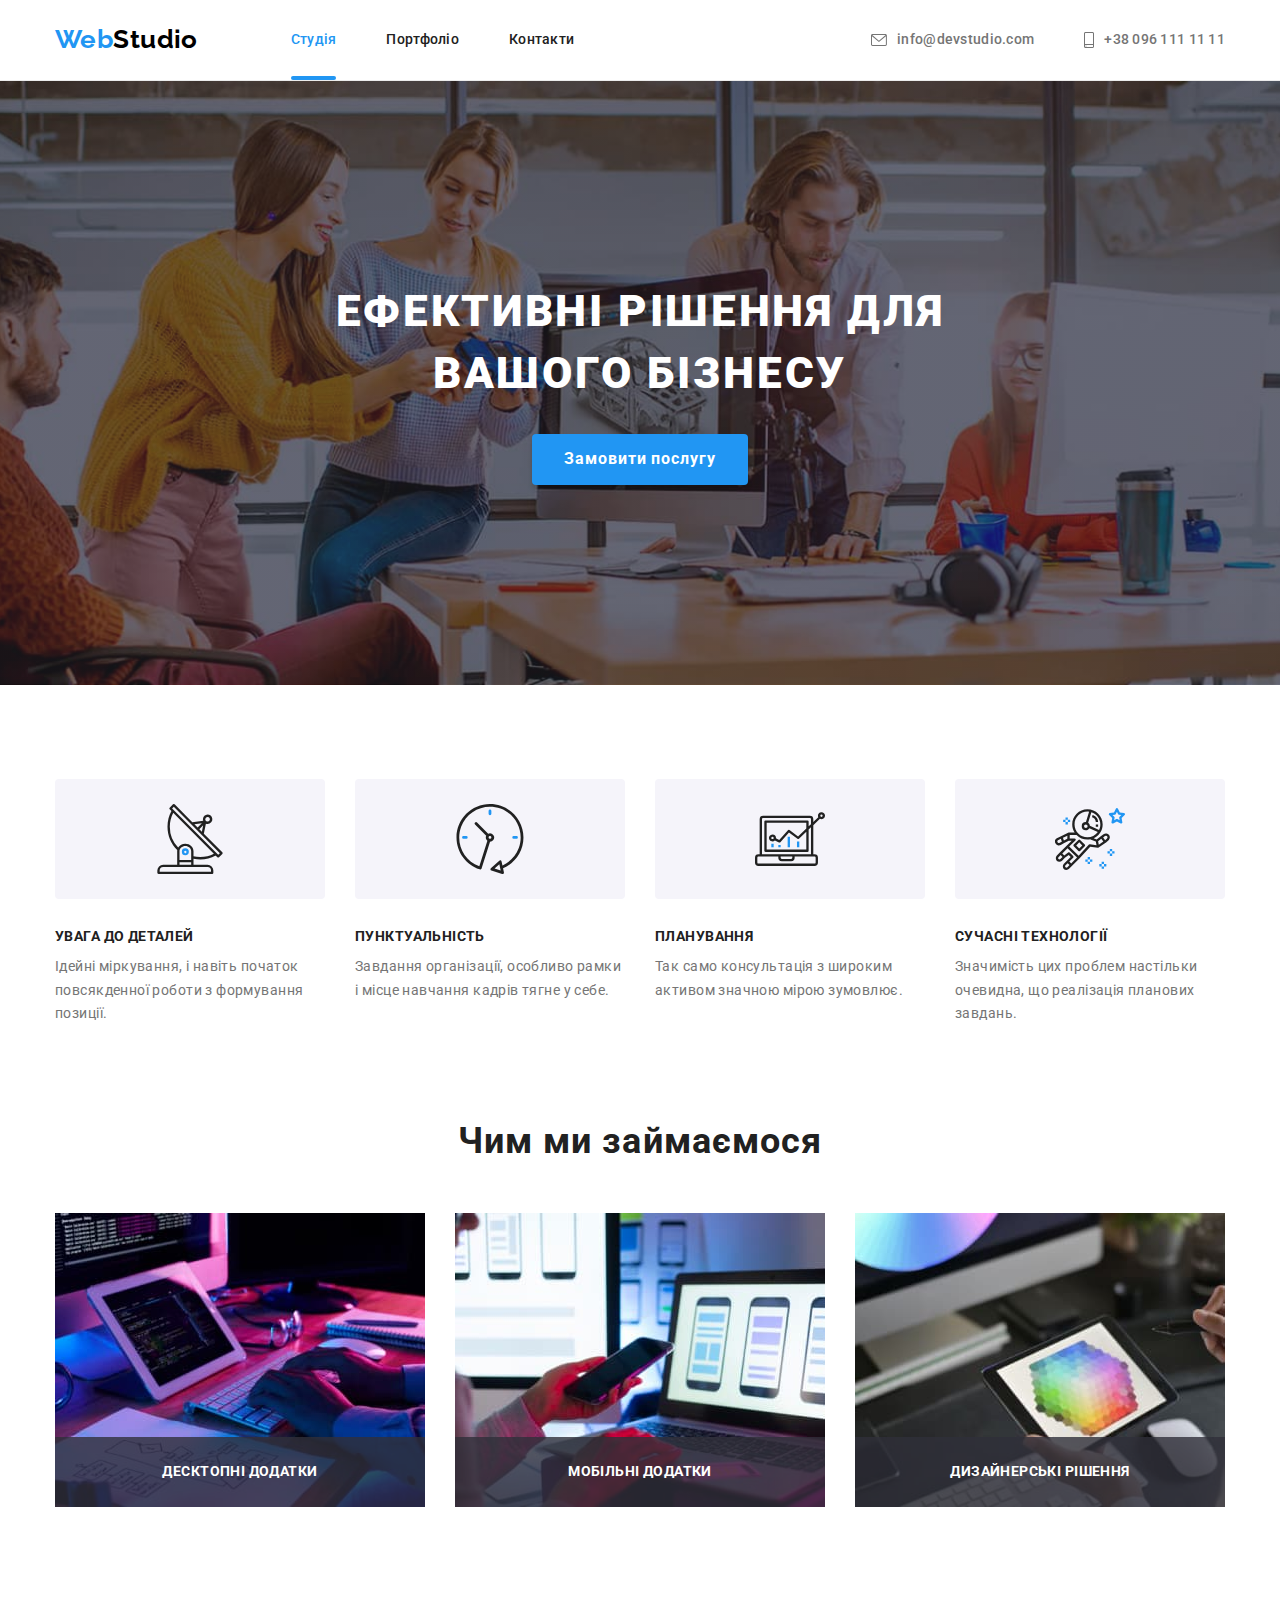
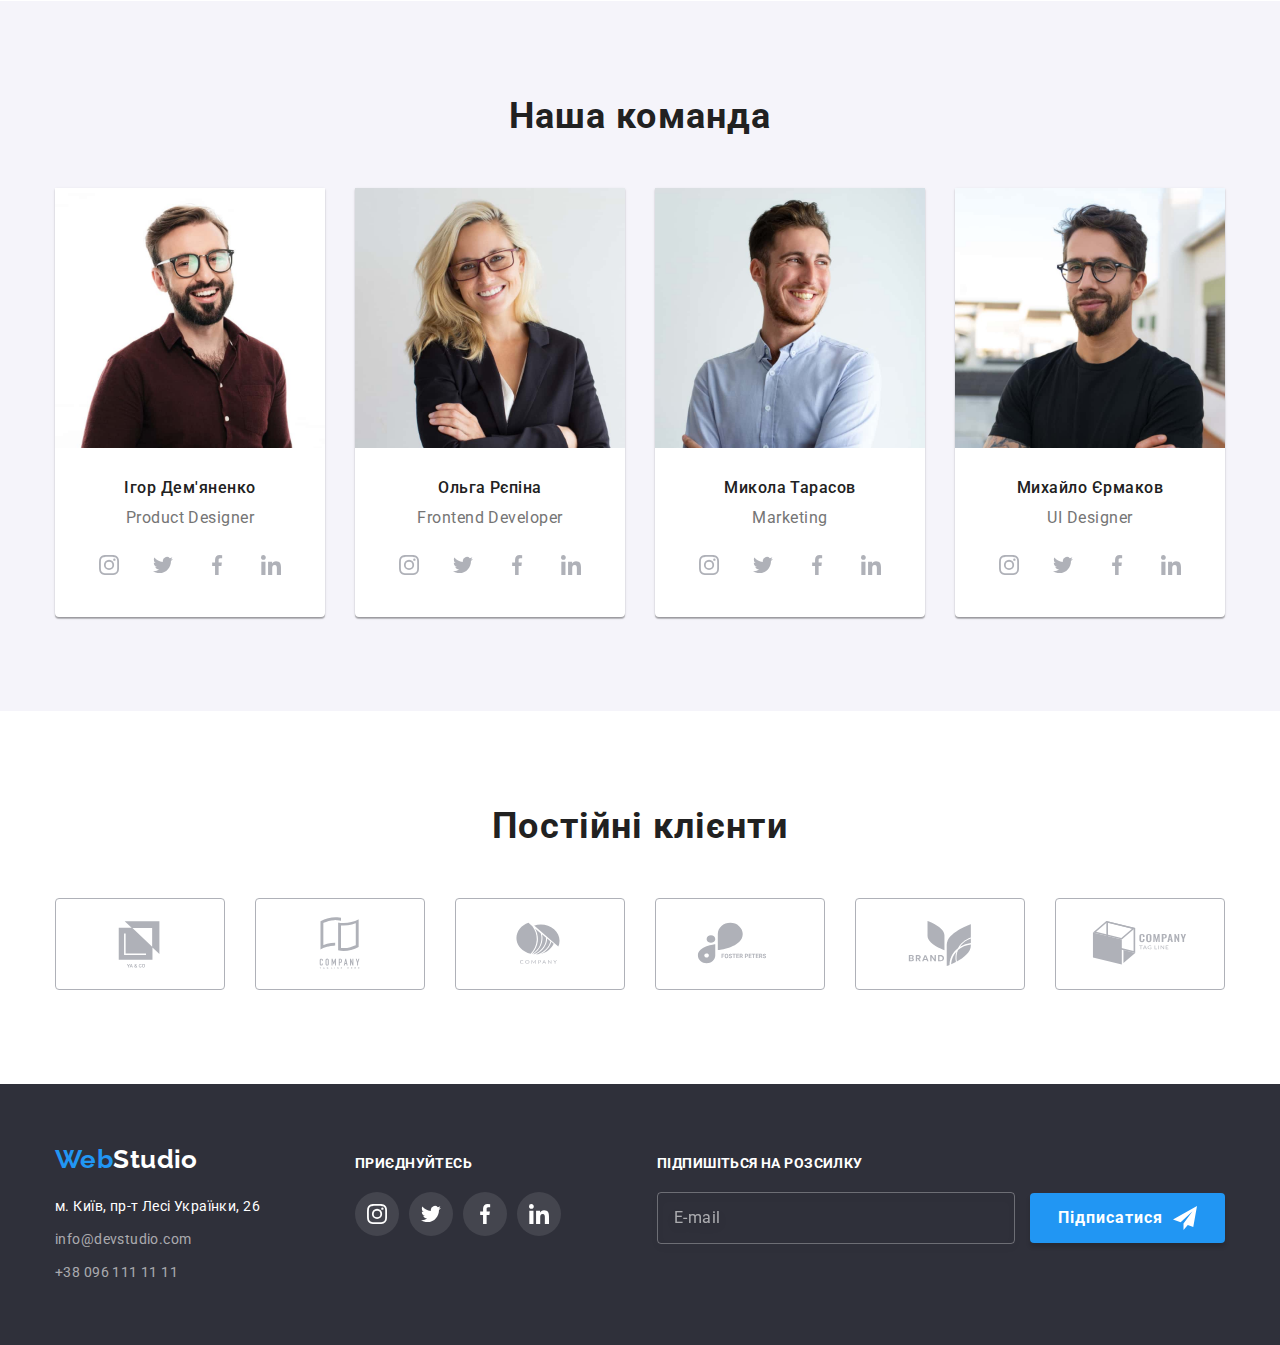
<file: index.html>
<!DOCTYPE html>
<html lang="uk">
  <head>
    <meta charset="UTF-8" />
    <meta http-equiv="X-UA-Compatible" content="IE=edge" />
    <meta name="viewport" content="width=device-width, initial-scale=1.0" />
    <title>Студія</title>
    <link rel="preconnect" href="https://fonts.googleapis.com" />
    <link rel="preconnect" href="https://fonts.gstatic.com" crossorigin />
    <link
      href="https://fonts.googleapis.com/css2?family=Raleway:wght@700&family=Roboto:wght@400;500;700;900&display=swap"
      rel="stylesheet"
    />
    <link
      rel="stylesheet"
      href="https://cdnjs.cloudflare.com/ajax/libs/modern-normalize/1.1.0/modern-normalize.css"
      integrity="sha512-Y0MM+V6ymRKN2zStTqzQ227DWhhp4Mzdo6gnlRnuaNCbc+YN/ZH0sBCLTM4M0oSy9c9VKiCvd4Jk44aCLrNS5Q=="
      crossorigin="anonymous"
      referrerpolicy="no-referrer"
    />
    <link rel="stylesheet" href="./css/main.min.css" />
  </head>
  <body>
    <header class="header">
      <div class="container header__container">
        <a href="./index.html" class="link logo header__logo" lang="en"
          ><span class="logo__accent">Web</span>Studio</a
        >
        <nav>
          <ul class="list nav__list">
            <li class="nav__item">
              <a href="./index.html" class="link nav__link nav__link--current"
                >Студія</a
              >
            </li>
            <li class="nav__item">
              <a href="./portfolio.html" class="link nav__link">Портфоліо</a>
            </li>
            <li class="nav__item">
              <a href="" class="link nav__link">Контакти</a>
            </li>
          </ul>
        </nav>
        <ul class="list header-contacts">
          <li class="header-contacts__item">
            <a
              href="mailto:info@devstudio.com"
              class="link header-contacts__link"
            >
              <svg class="header-contacts__icon" width="16" height="12">
                <use href="./images/icons.svg#icon-envelope"></use>
              </svg>
              info@devstudio.com</a
            >
          </li>
          <li class="header-contacts__item">
            <a href="tel:+380961111111" class="link header-contacts__link">
              <svg class="header-contacts__icon" width="10" height="16">
                <use href="./images/icons.svg#icon-smartphone"></use>
              </svg>
              +38 096 111 11 11</a
            >
          </li>
        </ul>
      </div>
    </header>
    <main>
      <section class="hero">
        <div class="container">
          <h1 class="hero__text">Ефективні рішення для вашого бізнесу</h1>
          <button type="button" class="hero__button" data-modal-open>
            Замовити послугу
          </button>
        </div>
        <div class="backdrop backdrop--is-hidden" data-modal>
          <div class="modal">
            <button data-modal-close class="modal__close-btn">
              <svg width="18" height="18">
                <use href="./images/icons.svg#icon-close-modal"></use>
              </svg>
            </button>

            <form class="form" autocomplete="off">
              <h2 class="form__title">
                Залиште свої дані, ми вам передзвонимо
              </h2>
              <label class="form__field">
                <span class="form__label">Ім'я</span>
                <input
                  type="text"
                  class="form__input"
                  name="name"
                  placeholder=" "
                  required
                />
                <svg class="form__icon" width="18" height="18">
                  <use href="./images/icons.svg#icon-person"></use>
                </svg>
              </label>
              <label class="form__field">
                <span class="form__label">Телефон</span>
                <input
                  type="tel"
                  class="form__input"
                  name="phone-number"
                  placeholder=" "
                  required
                />
                <svg class="form__icon" width="18" height="18">
                  <use href="./images/icons.svg#icon-phone"></use>
                </svg>
              </label>
              <label class="form__field">
                <span class="form__label">Пошта</span>
                <input
                  type="email"
                  class="form__input"
                  name="email"
                  placeholder=" "
                  required
                />
                <svg class="form__icon" width="18" height="18">
                  <use href="./images/icons.svg#icon-email"></use>
                </svg>
              </label>
              <label class="form__field">
                <span class="form__label">Коментар</span>
                <textarea
                  class="form__textarea"
                  name="comment"
                  rows="6"
                  placeholder="Введіть текст"
                ></textarea>
              </label>
              <label class="checkbox">
                <input
                  type="checkbox"
                  name="accept"
                  value="accept"
                  class="checkbox__input"
                  required
                />
                <span class="checkbox__text">
                  Погоджуюся з розсилкою та приймаю
                  <a href="#" class="checkbox__link">Умови договору</a>
                </span>
                <svg class="checkbox__icon--unchecked" width="16" height="15">
                  <use href="./images/icons.svg#icon-unchecked"></use>
                </svg>
                <svg class="checkbox__icon--checked" width="16" height="15">
                  <use href="./images/icons.svg#icon-check"></use>
                </svg>
              </label>
              <button type="submit" class="form__button">Відправити</button>
            </form>
          </div>
        </div>
      </section>
      <section class="features">
        <div class="container">
          <h2 class="section-title hidden">Переваги</h2>
          <ul class="list features__list">
            <li class="features__item">
              <div class="features__icon-wrapper">
                <svg class="" width="70" height="70">
                  <use href="./images/icons.svg#icon-antenna"></use>
                </svg>
              </div>
              <h3 class="subtitle features__subtitle">Увага до деталей</h3>
              <p class="features__info">
                Ідейні міркування, і навіть початок повсякденної роботи з
                формування позиції.
              </p>
            </li>
            <li class="features__item">
              <div class="features__icon-wrapper">
                <svg class="" width="70" height="70">
                  <use href="./images/icons.svg#icon-clock"></use>
                </svg>
              </div>
              <h3 class="subtitle features__subtitle">Пунктуальність</h3>
              <p class="features__info">
                Завдання організації, особливо рамки і місце навчання кадрів
                тягне у себе.
              </p>
            </li>
            <li class="features__item">
              <div class="features__icon-wrapper">
                <svg class="" width="70" height="70">
                  <use href="./images/icons.svg#icon-diagram"></use>
                </svg>
              </div>
              <h3 class="subtitle features__subtitle">Планування</h3>
              <p class="features__info">
                Так само консультація з широким активом значною мірою зумовлює.
              </p>
            </li>
            <li class="features__item">
              <div class="features__icon-wrapper">
                <svg class="" width="70" height="70">
                  <use href="./images/icons.svg#icon-astronaut"></use>
                </svg>
              </div>
              <h3 class="subtitle features__subtitle">Сучасні технології</h3>
              <p class="features__info">
                Значимість цих проблем настільки очевидна, що реалізація
                планових завдань.
              </p>
            </li>
          </ul>
        </div>
      </section>
      <section class="about section">
        <div class="container">
          <h2 class="section-title">Чим ми займаємося</h2>
          <ul class="list about__list">
            <li class="about__item">
              <img
                src="./images/box-1.jpg"
                alt="Розробка десктопних додатків"
                width="370"
              />
              <div class="about__label">
                <h3 class="subtitle about__subtitle">Десктопні додатки</h3>
              </div>
            </li>
            <li class="about__item">
              <img
                src="./images/box-2.jpg"
                alt="Розробка мобільних додатків"
                width="370"
              />
              <div class="about__label">
                <h3 class="subtitle about__subtitle">Мобільні додатки</h3>
              </div>
            </li>
            <li class="about__item">
              <img
                src="./images/box-3.jpg"
                alt="Розробка дизайну"
                width="370"
              />
              <div class="about__label">
                <h3 class="subtitle about__subtitle">Дизайнерські рішення</h3>
              </div>
            </li>
          </ul>
        </div>
      </section>
      <section class="team section">
        <div class="container">
          <h2 class="section-title">Наша команда</h2>
          <ul class="list team__list">
            <li class="team__card">
              <img
                src="./images/team-1.jpg"
                alt="Фото Ігоря Дем'яненко"
                width="270"
              />
              <div class="team__content">
                <h3 class="team__name">Ігор Дем'яненко</h3>
                <p lang="en" class="team__job-title">Product Designer</p>
                <ul class="sns list">
                  <li class="sns__item">
                    <a
                      href=""
                      target="_blank"
                      rel="noopener noreferrer nofollow"
                      aria-label="Instagram"
                      class="sns__link link"
                    >
                      <svg class="team-icon" width="20" height="20">
                        <use href="./images/icons.svg#icon-insta"></use>
                      </svg>
                    </a>
                  </li>
                  <li class="sns__item">
                    <a
                      href=""
                      target="_blank"
                      rel="noopener noreferrer nofollow"
                      aria-label="Twitter"
                      class="sns__link"
                    >
                      <svg class="" width="20" height="20">
                        <use href="./images/icons.svg#icon-twitter"></use>
                      </svg>
                    </a>
                  </li>
                  <li class="sns__item">
                    <a
                      href=""
                      target="_blank"
                      rel="noopener noreferrer nofollow"
                      aria-label="Facebook"
                      class="sns__link"
                    >
                      <svg class="" width="20" height="20">
                        <use href="./images/icons.svg#icon-facebook"></use>
                      </svg>
                    </a>
                  </li>
                  <li class="sns__item">
                    <a
                      href=""
                      target="_blank"
                      rel="noopener noreferrer nofollow"
                      aria-label="LinkedIn"
                      class="sns__link"
                    >
                      <svg class="" width="20" height="20">
                        <use href="./images/icons.svg#icon-linkedin"></use>
                      </svg>
                    </a>
                  </li>
                </ul>
              </div>
            </li>
            <li class="team__card">
              <img
                src="./images/team-2.jpg"
                alt="Фото Ольги Рєпіної"
                width="270"
              />
              <div class="team__content">
                <h3 class="team__name">Ольга Рєпіна</h3>
                <p class="team__job-title" lang="en">Frontend Developer</p>
                <ul class="sns list">
                  <li class="sns__item">
                    <a
                      href=""
                      target="_blank"
                      rel="noopener noreferrer nofollow"
                      aria-label="Instagram"
                      class="sns__link"
                    >
                      <svg class="" width="20" height="20">
                        <use href="./images/icons.svg#icon-insta"></use>
                      </svg>
                    </a>
                  </li>
                  <li class="sns__item">
                    <a
                      href=""
                      target="_blank"
                      rel="noopener noreferrer nofollow"
                      aria-label="Twitter"
                      class="sns__link"
                    >
                      <svg class="" width="20" height="20">
                        <use href="./images/icons.svg#icon-twitter"></use>
                      </svg>
                    </a>
                  </li>
                  <li class="sns__item">
                    <a
                      href=""
                      target="_blank"
                      rel="noopener noreferrer nofollow"
                      aria-label="Facebook"
                      class="sns__link"
                    >
                      <svg class="" width="20" height="20">
                        <use href="./images/icons.svg#icon-facebook"></use>
                      </svg>
                    </a>
                  </li>
                  <li class="sns__item">
                    <a
                      href=""
                      target="_blank"
                      rel="noopener noreferrer nofollow"
                      aria-label="LinkedIn"
                      class="sns__link"
                    >
                      <svg class="" width="20" height="20">
                        <use href="./images/icons.svg#icon-linkedin"></use>
                      </svg>
                    </a>
                  </li>
                </ul>
              </div>
            </li>
            <li class="team__card">
              <img
                src="./images/team-3.jpg"
                alt="Фото Миколи Тарасова"
                width="270"
              />
              <div class="team__content">
                <h3 class="team__name">Микола Тарасов</h3>
                <p class="team__job-title" lang="en">Marketing</p>
                <ul class="sns list">
                  <li class="sns__item">
                    <a
                      href=""
                      target="_blank"
                      rel="noopener noreferrer nofollow"
                      aria-label="Instagram"
                      class="sns__link"
                      ><svg class="" width="20" height="20">
                        <use href="./images/icons.svg#icon-insta"></use></svg
                    ></a>
                  </li>
                  <li class="sns__item">
                    <a
                      href=""
                      target="_blank"
                      rel="noopener noreferrer nofollow"
                      aria-label="Twitter"
                      class="sns__link"
                      ><svg class="" width="20" height="20">
                        <use href="./images/icons.svg#icon-twitter"></use></svg
                    ></a>
                  </li>
                  <li class="sns__item">
                    <a
                      href=""
                      target="_blank"
                      rel="noopener noreferrer nofollow"
                      aria-label="Facebook"
                      class="sns__link"
                      ><svg class="" width="20" height="20">
                        <use href="./images/icons.svg#icon-facebook"></use></svg
                    ></a>
                  </li>
                  <li class="sns__item">
                    <a
                      href=""
                      target="_blank"
                      rel="noopener noreferrer nofollow"
                      aria-label=""
                      class="sns__link"
                      ><svg class="" width="20" height="20">
                        <use href="./images/icons.svg#icon-linkedin"></use></svg
                    ></a>
                  </li>
                </ul>
              </div>
            </li>
            <li class="team__card">
              <img
                src="./images/team-4.jpg"
                alt="Фото Михайла Єрмакова"
                width="270"
              />
              <div class="team__content">
                <h3 class="team__name">Михайло Єрмаков</h3>
                <p class="team__job-title" lang="en">UI Designer</p>
                <ul class="sns list">
                  <li class="sns__item">
                    <a
                      href=""
                      target="_blank"
                      rel="noopener noreferrer nofollow"
                      aria-label="Instagram"
                      class="sns__link"
                      ><svg class="" width="20" height="20">
                        <use href="./images/icons.svg#icon-insta"></use></svg
                    ></a>
                  </li>
                  <li class="sns__item">
                    <a
                      href=""
                      target="_blank"
                      rel="noopener noreferrer nofollow"
                      aria-label="Twitter"
                      class="sns__link"
                      ><svg class="" width="20" height="20">
                        <use href="./images/icons.svg#icon-twitter"></use></svg
                    ></a>
                  </li>
                  <li class="sns__item">
                    <a
                      href=""
                      target="_blank"
                      rel="noopener noreferrer nofollow"
                      aria-label="Facebook"
                      class="sns__link"
                      ><svg class="" width="20" height="20">
                        <use href="./images/icons.svg#icon-facebook"></use></svg
                    ></a>
                  </li>
                  <li class="sns__item">
                    <a href="" class="sns__link"
                      ><svg class="" width="20" height="20">
                        <use href="./images/icons.svg#icon-linkedin"></use></svg
                    ></a>
                  </li>
                </ul>
              </div>
            </li>
          </ul>
        </div>
      </section>
      <section class="clients section">
        <div class="container">
          <h2 class="section-title">Постійні клієнти</h2>
          <ul class="clients__list list">
            <li class="clients__item">
              <a
                href=""
                target="_blank"
                rel="noopener noreferrer nofollow"
                class="clients__link"
                ><svg class="" width="106" height="60">
                  <use href="./images/icons.svg#icon-client-1"></use></svg
              ></a>
            </li>
            <li class="clients__item">
              <a
                href=""
                target="_blank"
                rel="noopener noreferrer nofollow"
                class="clients__link"
                ><svg class="" width="106" height="60">
                  <use href="./images/icons.svg#icon-client-2"></use></svg
              ></a>
            </li>
            <li class="clients__item">
              <a
                href=""
                target="_blank"
                rel="noopener noreferrer nofollow"
                class="clients__link"
                ><svg class="" width="106" height="60">
                  <use href="./images/icons.svg#icon-client-3"></use></svg
              ></a>
            </li>
            <li class="clients__item">
              <a
                href=""
                target="_blank"
                rel="noopener noreferrer nofollow"
                class="clients__link"
                ><svg class="" width="106" height="60">
                  <use href="./images/icons.svg#icon-client-4"></use></svg
              ></a>
            </li>
            <li class="clients__item">
              <a
                href=""
                target="_blank"
                rel="noopener noreferrer nofollow"
                class="clients__link"
                ><svg class="" width="106" height="60">
                  <use href="./images/icons.svg#icon-client-5"></use></svg
              ></a>
            </li>
            <li class="clients__item">
              <a
                href=""
                target="_blank"
                rel="noopener noreferrer nofollow"
                class="clients__link"
                ><svg class="" width="106" height="60">
                  <use href="./images/icons.svg#icon-client-6"></use></svg
              ></a>
            </li>
          </ul>
        </div>
      </section>
    </main>
    <footer class="footer">
      <div class="container footer__container">
        <div class="footer__wrapper">
          <a href="./index.html" class="link logo footer__logo" lang="en">
            <span class="logo__accent">Web</span>Studio</a
          >
          <address>
            <ul class="list footer-contacts">
              <li class="footer-contacts__item">
                <a
                  href="https://www.google.com/maps/d/embed?mid=10uSM3H-mIU3GznYo2szRIEphczw&hl=en_US&ehbc=2E312F"
                  target="_blank"
                  rel="noopener noreferrer nofollow"
                  class="link footer-contacts__link--light footer-contacts__link"
                >
                  м. Київ, пр-т Лесі Українки, 26
                </a>
              </li>
              <li class="footer-contacts__item">
                <a
                  href="mailto:info@devstudio.com"
                  class="link footer-contacts__link"
                >
                  info@devstudio.com</a
                >
              </li>
              <li class="footer-contacts__item">
                <a href="tel:+380961111111" class="link footer-contacts__link"
                  >+38 096 111 11 11</a
                >
              </li>
            </ul>
          </address>
        </div>
        <div class="footer-sns">
          <strong class="subtitle footer__subtitle">приєднуйтесь</strong>
          <ul class="footer-sns__list list">
            <li class="sns__item">
              <a
                href=""
                target="_blank"
                rel="noopener noreferrer nofollow"
                aria-label="Instagram"
                class="sns__link sns__link--inverse"
                ><svg class="" width="20" height="20">
                  <use href="./images/icons.svg#icon-insta"></use></svg
              ></a>
            </li>
            <li class="sns__item">
              <a
                href=""
                target="_blank"
                rel="noopener noreferrer nofollow"
                aria-label="Twitter"
                class="sns__link sns__link--inverse"
                ><svg class="" width="20" height="20">
                  <use href="./images/icons.svg#icon-twitter"></use></svg
              ></a>
            </li>
            <li class="sns__item">
              <a
                href=""
                target="_blank"
                rel="noopener noreferrer nofollow"
                aria-label="Facebook"
                class="sns__link sns__link--inverse"
                ><svg class="" width="20" height="20">
                  <use href="./images/icons.svg#icon-facebook"></use></svg
              ></a>
            </li>
            <li class="sns__item">
              <a
                href=""
                target="_blank"
                rel="noopener noreferrer nofollow"
                aria-label=""
                class="sns__link sns__link--inverse"
                ><svg class="" width="20" height="20">
                  <use href="./images/icons.svg#icon-linkedin"></use></svg
              ></a>
            </li>
          </ul>
        </div>
        <div class="subscribe">
          <strong class="subtitle footer__subtitle"
            >Підпишіться на розсилку</strong
          >
          <form class="subscribe__form" autocomplete="off">
            <label class="subscribe__field">
              <input
                type="email"
                class="subscribe__input"
                name="mail"
                placeholder="E-mail"
                required
              />
            </label>
            <button type="submit" class="subscribe__button">
              Підписатися
              <svg class="subscribe__icon" width="24" height="24">
                <use href="./images/icons.svg#icon-send"></use>
              </svg>
            </button>
          </form>
        </div>
      </div>
    </footer>
    <script src="./js/modal.js"></script>
  </body>
</html>
</file>
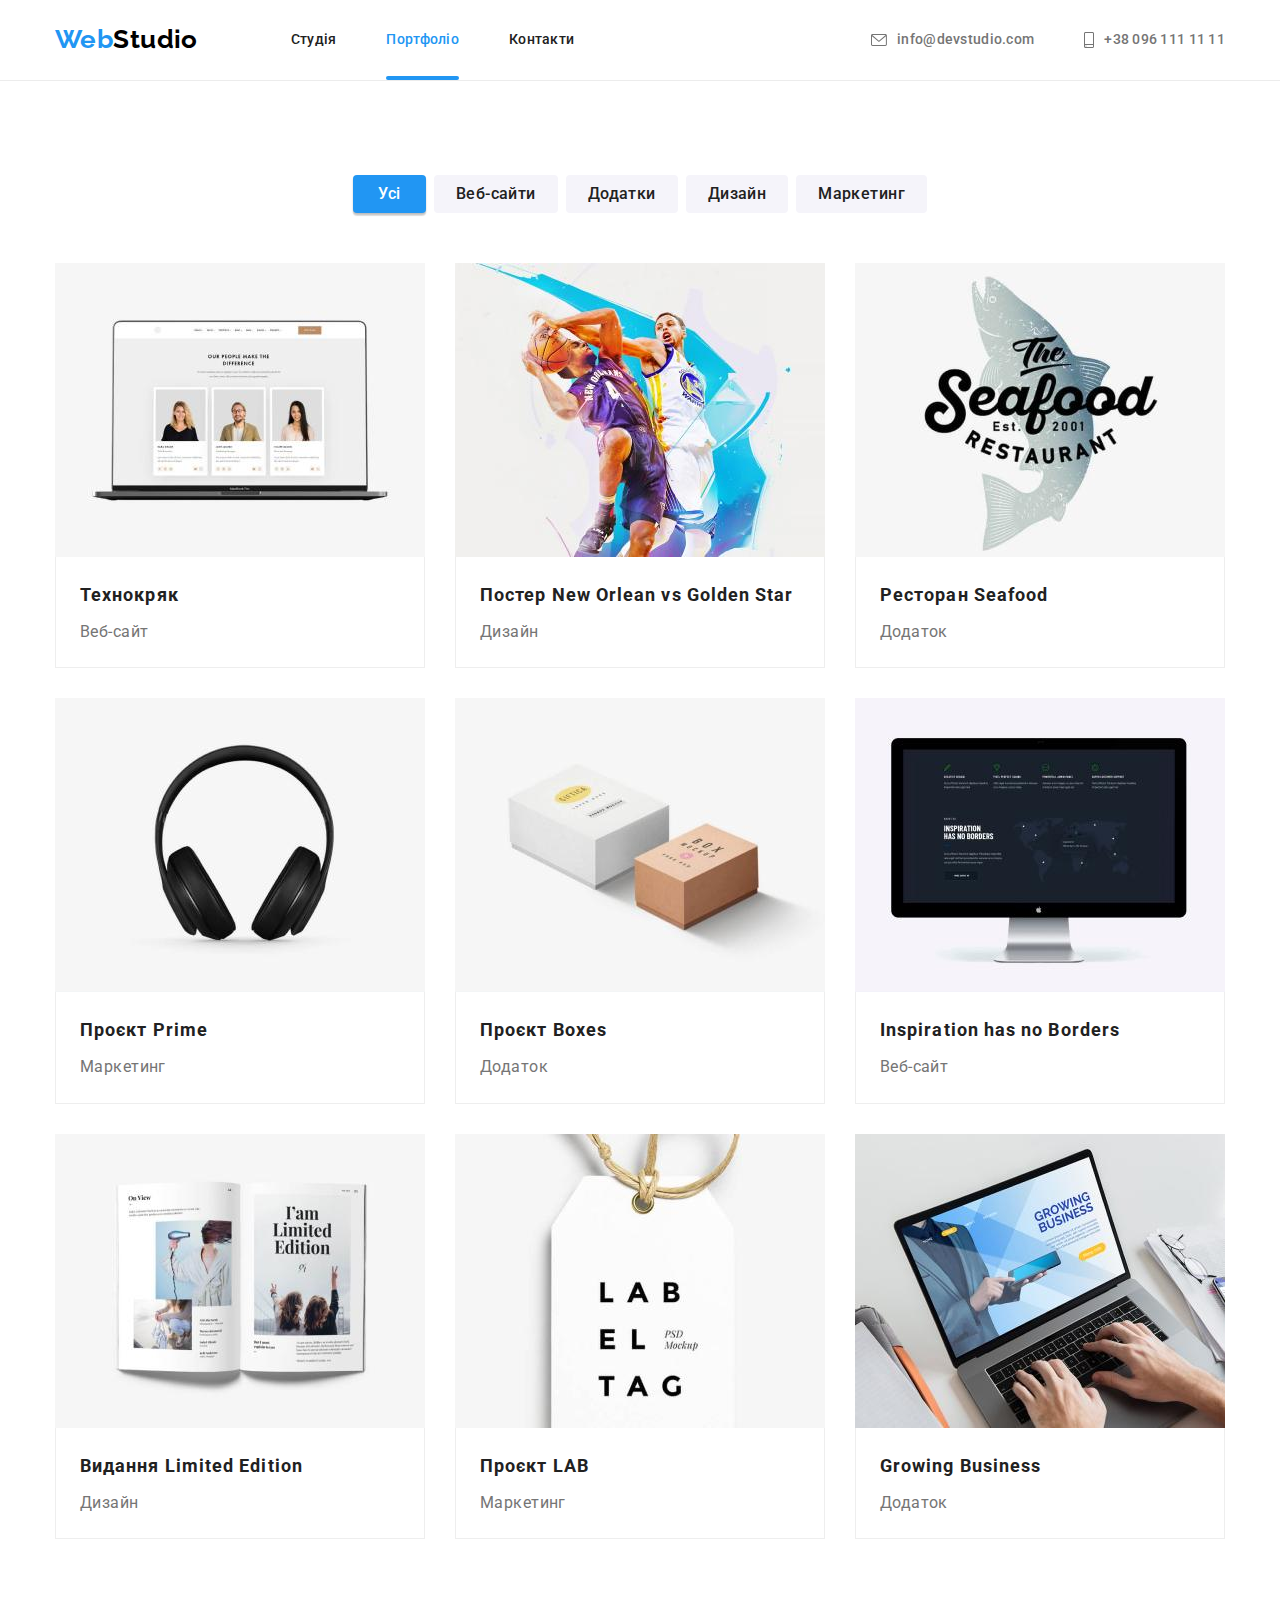
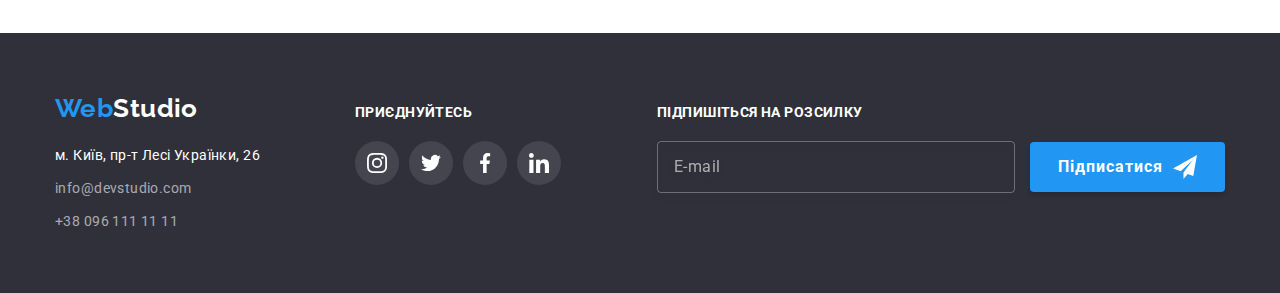
<file: portfolio.html>
<!DOCTYPE html>
<html lang="uk">
  <head>
    <meta charset="UTF-8" />
    <meta http-equiv="X-UA-Compatible" content="IE=edge" />
    <meta name="viewport" content="width=device-width, initial-scale=1.0" />
    <title>Портфоліо</title>
    <link rel="preconnect" href="https://fonts.googleapis.com" />
    <link rel="preconnect" href="https://fonts.gstatic.com" crossorigin />
    <link
      href="https://fonts.googleapis.com/css2?family=Raleway:wght@700&family=Roboto:wght@400;500;700;900&display=swap"
      rel="stylesheet"
    />
    <link
      rel="stylesheet"
      href="https://cdnjs.cloudflare.com/ajax/libs/modern-normalize/1.1.0/modern-normalize.css"
      integrity="sha512-Y0MM+V6ymRKN2zStTqzQ227DWhhp4Mzdo6gnlRnuaNCbc+YN/ZH0sBCLTM4M0oSy9c9VKiCvd4Jk44aCLrNS5Q=="
      crossorigin="anonymous"
      referrerpolicy="no-referrer"
    />
    <link rel="stylesheet" href="./css/portfolio.min.css" />
  </head>
  <body>
    <header class="header">
      <div class="container header__container">
        <a href="./index.html" class="link logo header__logo" lang="en"
          ><span class="logo__accent">Web</span>Studio</a
        >
        <nav>
          <ul class="list nav__list">
            <li class="nav__item">
              <a href="./index.html" class="link nav__link">Студія</a>
            </li>
            <li class="nav__item">
              <a
                href="./portfolio.html"
                class="link nav__link nav__link--current"
                >Портфоліо</a
              >
            </li>
            <li class="nav__item">
              <a href="" class="link nav__link">Контакти</a>
            </li>
          </ul>
        </nav>
        <ul class="list header-contacts">
          <li class="header-contacts__item">
            <a
              href="mailto:info@devstudio.com"
              class="link header-contacts__link"
            >
              <svg class="header-contacts__icon" width="16" height="12">
                <use href="./images/icons.svg#icon-envelope"></use>
              </svg>
              info@devstudio.com</a
            >
          </li>
          <li class="header-contacts__item">
            <a href="tel:+380961111111" class="link header-contacts__link">
              <svg class="header-contacts__icon" width="10" height="16">
                <use href="./images/icons.svg#icon-smartphone"></use>
              </svg>
              +38 096 111 11 11</a
            >
          </li>
        </ul>
      </div>
    </header>
    <main>
      <section class="works section">
        <div class="container">
          <h1 class="section-title hidden">Наші роботи</h1>
          <ul class="list filter">
            <li class="filter__item">
              <button
                type="button"
                class="filter__button filter__button--current"
              >
                Усі
              </button>
            </li>
            <li class="filter__item">
              <button type="button" class="filter__button">Веб-сайти</button>
            </li>
            <li class="filter__item">
              <button type="button" class="filter__button">Додатки</button>
            </li>
            <li class="filter__item">
              <button type="button" class="filter__button">Дизайн</button>
            </li>
            <li class="filter__item">
              <button type="button" class="filter__button">Маркетинг</button>
            </li>
          </ul>
          <ul class="list works__list">
            <li class="works__item">
              <a href="" class="link works__link">
                <div class="works__thumb">
                  <img src="./images/portf-1.jpg" alt="Веб-сайт" width="370" />
                  <div class="overlay">
                    <p class="overlay__text">
                      Ресурс пропонує комплексні пропозиції з різним рівнем
                      функціоналу та сервісів. Все це дозволить відвідувачу
                      отримати вичерпні відомості про компанію чи приватну
                      особу.
                    </p>
                  </div>
                </div>

                <div class="works__info">
                  <h2 class="works__title">Технокряк</h2>
                  <p class="works__description">Веб-сайт</p>
                </div>
              </a>
            </li>
            <li class="works__item">
              <a href="" class="link works__link">
                <div class="works__thumb">
                  <img src="./images/portf-2.jpg" alt="Дизайн" width="370" />
                  <div class="overlay">
                    <p class="overlay__text">
                      Ресурс пропонує комплексні пропозиції з різним рівнем
                      функціоналу та сервісів. Все це дозволить відвідувачу
                      отримати вичерпні відомості про компанію чи приватну
                      особу.
                    </p>
                  </div>
                </div>
                <div class="works__info">
                  <h2 class="works__title">
                    Постер <span lang="en">New Orlean vs Golden Star</span>
                  </h2>
                  <p class="works__description">Дизайн</p>
                </div>
              </a>
            </li>
            <li class="works__item">
              <a href="" class="link works__link">
                <div class="works__thumb">
                  <img src="./images/portf-3.jpg" alt="Додаток" width="370" />
                  <div class="overlay">
                    <p class="overlay__text">
                      Ресурс пропонує комплексні пропозиції з різним рівнем
                      функціоналу та сервісів. Все це дозволить відвідувачу
                      отримати вичерпні відомості про компанію чи приватну
                      особу.
                    </p>
                  </div>
                </div>
                <div class="works__info">
                  <h2 class="works__title">
                    Ресторан <span lang="en">Seafood</span>
                  </h2>
                  <p class="works__description">Додаток</p>
                </div>
              </a>
            </li>
            <li class="works__item">
              <a href="" class="link works__link">
                <div class="works__thumb">
                  <img
                    src="./images/portf-4.jpg"
                    alt="Маркетинговий проєкт"
                    width="370"
                  />
                  <div class="overlay">
                    <p class="overlay__text">
                      Ресурс пропонує комплексні пропозиції з різним рівнем
                      функціоналу та сервісів. Все це дозволить відвідувачу
                      отримати вичерпні відомості про компанію чи приватну
                      особу.
                    </p>
                  </div>
                </div>
                <div class="works__info">
                  <h2 class="works__title">
                    Проєкт <span lang="en">Prime</span>
                  </h2>
                  <p class="works__description">Маркетинг</p>
                </div>
              </a>
            </li>
            <li class="works__item">
              <a href="" class="link works__link">
                <div class="works__thumb">
                  <img src="./images/portf-5.jpg" alt="Додаток" width="370" />
                  <div class="overlay">
                    <p class="overlay__text">
                      Ресурс пропонує комплексні пропозиції з різним рівнем
                      функціоналу та сервісів. Все це дозволить відвідувачу
                      отримати вичерпні відомості про компанію чи приватну
                      особу.
                    </p>
                  </div>
                </div>
                <div class="works__info">
                  <h2 class="works__title">
                    Проєкт <span lang="en">Boxes</span>
                  </h2>
                  <p class="works__description">Додаток</p>
                </div>
              </a>
            </li>
            <li class="works__item">
              <a href="" class="link works__link">
                <div class="works__thumb">
                  <img src="./images/portf-6.jpg" alt="Веб-сайт" width="370" />
                  <div class="overlay">
                    <p class="overlay__text">
                      Ресурс пропонує комплексні пропозиції з різним рівнем
                      функціоналу та сервісів. Все це дозволить відвідувачу
                      отримати вичерпні відомості про компанію чи приватну
                      особу.
                    </p>
                  </div>
                </div>
                <div class="works__info">
                  <h2 class="works__title" lang="en">
                    Inspiration has no Borders
                  </h2>
                  <p class="works__description">Веб-сайт</p>
                </div>
              </a>
            </li>
            <li class="works__item">
              <a href="" class="link works__link">
                <div class="works__thumb">
                  <img src="./images/portf-7.jpg" alt="Дизайн" width="370" />
                  <div class="overlay">
                    <p class="overlay__text">
                      Ресурс пропонує комплексні пропозиції з різним рівнем
                      функціоналу та сервісів. Все це дозволить відвідувачу
                      отримати вичерпні відомості про компанію чи приватну
                      особу.
                    </p>
                  </div>
                </div>
                <div class="works__info">
                  <h2 class="works__title">
                    Видання <span lang="en">Limited Edition</span>
                  </h2>
                  <p class="works__description">Дизайн</p>
                </div>
              </a>
            </li>
            <li class="works__item">
              <a href="" class="link works__link">
                <div class="works__thumb">
                  <img
                    src="./images/portf-8.jpg"
                    alt="Маркетинговий проєкт"
                    width="370"
                  />
                  <div class="overlay">
                    <p class="overlay__text">
                      Ресурс пропонує комплексні пропозиції з різним рівнем
                      функціоналу та сервісів. Все це дозволить відвідувачу
                      отримати вичерпні відомості про компанію чи приватну
                      особу.
                    </p>
                  </div>
                </div>
                <div class="works__info">
                  <h2 class="works__title">
                    Проєкт <span lang="en">LAB</span>
                  </h2>
                  <p class="works__description">Маркетинг</p>
                </div>
              </a>
            </li>
            <li class="works__item">
              <a href="" class="link works__link">
                <div class="works__thumb">
                  <img src="./images/portf-9.jpg" alt="Додаток" width="370" />
                  <div class="overlay">
                    <p class="overlay__text">
                      Ресурс пропонує комплексні пропозиції з різним рівнем
                      функціоналу та сервісів. Все це дозволить відвідувачу
                      отримати вичерпні відомості про компанію чи приватну
                      особу.
                    </p>
                  </div>
                </div>
                <div class="works__info">
                  <h2 class="works__title" lang="en">Growing Business</h2>
                  <p class="works__description">Додаток</p>
                </div>
              </a>
            </li>
          </ul>
        </div>
      </section>
    </main>
    <footer class="footer">
      <div class="container footer__container">
        <div class="footer__wrapper">
          <a href="./index.html" class="link logo footer__logo" lang="en">
            <span class="logo__accent">Web</span>Studio</a
          >
          <address>
            <ul class="list footer-contacts">
              <li class="footer-contacts__item">
                <a
                  href="https://www.google.com/maps/d/embed?mid=10uSM3H-mIU3GznYo2szRIEphczw&hl=en_US&ehbc=2E312F"
                  target="_blank"
                  rel="noopener noreferrer nofollow"
                  class="link footer-contacts__link--light footer-contacts__link"
                >
                  м. Київ, пр-т Лесі Українки, 26
                </a>
              </li>
              <li class="footer-contacts__item">
                <a
                  href="mailto:info@devstudio.com"
                  class="link footer-contacts__link"
                >
                  info@devstudio.com</a
                >
              </li>
              <li class="footer-contacts__item">
                <a href="tel:+380961111111" class="link footer-contacts__link"
                  >+38 096 111 11 11</a
                >
              </li>
            </ul>
          </address>
        </div>
        <div class="footer-sns">
          <strong class="subtitle footer__subtitle">приєднуйтесь</strong>
          <ul class="footer-sns__list list">
            <li class="sns__item">
              <a
                href=""
                target="_blank"
                rel="noopener noreferrer nofollow"
                aria-label="Instagram"
                class="sns__link sns__link--inverse"
                ><svg class="" width="20" height="20">
                  <use href="./images/icons.svg#icon-insta"></use></svg
              ></a>
            </li>
            <li class="sns__item">
              <a
                href=""
                target="_blank"
                rel="noopener noreferrer nofollow"
                aria-label="Twitter"
                class="sns__link sns__link--inverse"
                ><svg class="" width="20" height="20">
                  <use href="./images/icons.svg#icon-twitter"></use></svg
              ></a>
            </li>
            <li class="sns__item">
              <a
                href=""
                target="_blank"
                rel="noopener noreferrer nofollow"
                aria-label="Facebook"
                class="sns__link sns__link--inverse"
                ><svg class="" width="20" height="20">
                  <use href="./images/icons.svg#icon-facebook"></use></svg
              ></a>
            </li>
            <li class="sns__item">
              <a
                href=""
                target="_blank"
                rel="noopener noreferrer nofollow"
                aria-label=""
                class="sns__link sns__link--inverse"
                ><svg class="" width="20" height="20">
                  <use href="./images/icons.svg#icon-linkedin"></use></svg
              ></a>
            </li>
          </ul>
        </div>
        <div class="subscribe">
          <strong class="subtitle footer__subtitle"
            >Підпишіться на розсилку</strong
          >
          <form class="subscribe__form" autocomplete="off">
            <label class="subscribe__field">
              <input
                type="email"
                class="subscribe__input"
                name="mail"
                placeholder="E-mail"
                required
              />
            </label>
            <button type="submit" class="subscribe__button">
              Підписатися
              <svg class="subscribe__icon" width="24" height="24">
                <use href="./images/icons.svg#icon-send"></use>
              </svg>
            </button>
          </form>
        </div>
      </div>
    </footer>
  </body>
</html>
</file>
<file: css/main.min.css>
body{font-family:"Roboto",-apple-system,BlinkMacSystemFont,"Segoe UI","Oxygen","Ubuntu","Cantarell","Fira Sans","Droid Sans","Helvetica Neue",sans-serif;font-size:14px;font-style:normal;letter-spacing:.03em;background-color:#fff;color:#757575}h1,h2,h3,h4,h5,h6,p{margin-top:0;margin-bottom:0}img{display:block;max-width:100%;height:auto}.container{width:1200px;padding-left:15px;padding-right:15px;margin-left:auto;margin-right:auto}.list{padding:0;margin:0;list-style:none}.link{text-decoration:none}.hidden{position:absolute;width:1px;height:1px;margin:-1px;border:0;padding:0;white-space:nowrap;-webkit-clip-path:inset(100%);clip-path:inset(100%);clip:rect(0 0 0 0);overflow:hidden}.section{padding-top:94px;padding-bottom:94px}.section-title{margin-bottom:50px;font-size:36px;line-height:1.2;text-align:center;letter-spacing:.03em;color:#212121}.subtitle{font-size:14px;line-height:1.14;letter-spacing:.03em;text-transform:uppercase}.checkbox__input{position:absolute;width:1px;height:1px;margin:-1px;border:0;padding:0;white-space:nowrap;-webkit-clip-path:inset(100%);clip-path:inset(100%);clip:rect(0 0 0 0);overflow:hidden}.subscribe__button,.form__button,.hero__button{font-family:inherit;font-style:normal;font-size:16px;font-weight:700;line-height:1.9;letter-spacing:.06em;color:#fff;background-color:#2196f3;cursor:pointer;border:none;border-radius:4px;-webkit-box-shadow:0px 4px 4px rgba(0,0,0,.15);box-shadow:0px 4px 4px rgba(0,0,0,.15);-webkit-transition:background-color 250ms cubic-bezier(0.4, 0, 0.2, 1);transition:background-color 250ms cubic-bezier(0.4, 0, 0.2, 1)}.subscribe__button:hover,.form__button:hover,.hero__button:hover,.subscribe__button:focus,.form__button:focus,.hero__button:focus{background-color:#188ce8}.header{padding-top:24px;padding-bottom:25px;border-bottom:1px solid #ececec}.header__container{display:-webkit-box;display:-ms-flexbox;display:flex;-webkit-box-align:center;-ms-flex-align:center;align-items:center}.logo{font-family:"Raleway",sans-serif;font-size:26px;font-weight:700;line-height:1.2}.logo__accent{color:#2196f3}.header__logo{margin-right:93px;color:#000}.nav__list{display:-webkit-box;display:-ms-flexbox;display:flex}.nav__item:not(:last-child){margin-right:50px}.nav__link{padding-top:32px;padding-bottom:32px;color:#212121;font-size:14px;font-weight:500;line-height:1.14;letter-spacing:.02em;-webkit-transition:color 250ms cubic-bezier(0.4, 0, 0.2, 1);transition:color 250ms cubic-bezier(0.4, 0, 0.2, 1)}.nav__link:hover,.nav__link:focus{color:#2196f3}.nav__link--current{position:relative;color:#2196f3}.nav__link--current::after{content:"";position:absolute;left:0;bottom:-1px;display:block;width:100%;height:4px;background-color:#2196f3;border-radius:2px}.header-contacts{display:-webkit-box;display:-ms-flexbox;display:flex;margin-left:auto}.header-contacts__item+.header-contacts__item{margin-left:50px}.header-contacts__link{display:-webkit-box;display:-ms-flexbox;display:flex;-webkit-box-align:center;-ms-flex-align:center;align-items:center;color:#757575;font-size:14px;font-weight:500;line-height:1.14;letter-spacing:.02em;-webkit-transition:color 250ms cubic-bezier(0.4, 0, 0.2, 1);transition:color 250ms cubic-bezier(0.4, 0, 0.2, 1)}.header-contacts__link:hover,.header-contacts__link:focus{color:#2196f3}.header-contacts__icon{margin-right:10px;fill:currentColor}.hero{max-width:1600px;padding-top:200px;padding-bottom:200px;margin-left:auto;margin-right:auto;text-align:center;background-color:#c4c4c4;background-image:-webkit-gradient(linear, left top, left bottom, from(rgba(47, 48, 58, 0.4)), to(rgba(47, 48, 58, 0.4))),url("../images/hero-bgr.jpg");background-image:linear-gradient(rgba(47, 48, 58, 0.4), rgba(47, 48, 58, 0.4)),url("../images/hero-bgr.jpg");background-repeat:no-repeat;background-position:center;background-size:cover}.hero__text{margin-bottom:30px;width:696px;margin-right:auto;margin-left:auto;font-size:44px;font-weight:900;line-height:1.4;letter-spacing:.06em;text-transform:uppercase;color:#fff}.hero__button{padding:10px 32px}.backdrop{position:fixed;top:0;left:0;width:100vw;height:100vh;background-color:rgba(0,0,0,.2);opacity:1;visibility:visible;-webkit-transition:opacity 250ms cubic-bezier(0.4, 0, 0.2, 1),visibility 2500ms cubic-bezier(0.4, 0, 0.2, 1);transition:opacity 250ms cubic-bezier(0.4, 0, 0.2, 1),visibility 2500ms cubic-bezier(0.4, 0, 0.2, 1)}.backdrop--is-hidden{opacity:0;pointer-events:none;visibility:hidden}.modal{position:absolute;top:50%;left:50%;padding:40px;min-height:581px;min-width:528px;background-color:#fff;-webkit-box-shadow:0px 1px 3px rgba(0,0,0,.12),0px 1px 1px rgba(0,0,0,.14),0px 2px 1px rgba(0,0,0,.2);box-shadow:0px 1px 3px rgba(0,0,0,.12),0px 1px 1px rgba(0,0,0,.14),0px 2px 1px rgba(0,0,0,.2);border-radius:4px;-webkit-transform:translate(-50%, -50%) scale(1);transform:translate(-50%, -50%) scale(1);-webkit-transition:-webkit-transform 250ms cubic-bezier(0.4, 0, 0.2, 1);transition:-webkit-transform 250ms cubic-bezier(0.4, 0, 0.2, 1);transition:transform 250ms cubic-bezier(0.4, 0, 0.2, 1);transition:transform 250ms cubic-bezier(0.4, 0, 0.2, 1), -webkit-transform 250ms cubic-bezier(0.4, 0, 0.2, 1)}.backdrop--is-hidden .modal{-webkit-transform:translate(-50%, -50%) scale(0.6);transform:translate(-50%, -50%) scale(0.6)}.modal__close-btn{position:absolute;top:8px;right:8px;display:-webkit-box;display:-ms-flexbox;display:flex;-webkit-box-pack:center;-ms-flex-pack:center;justify-content:center;-webkit-box-align:center;-ms-flex-align:center;align-items:center;width:30px;height:30px;border:1px solid rgba(0,0,0,.1);border-radius:50%;fill:currentColor;background-color:#fff;cursor:pointer;-webkit-transition:fill 250ms cubic-bezier(0.4, 0, 0.2, 1);transition:fill 250ms cubic-bezier(0.4, 0, 0.2, 1)}.modal__close-btn:hover,.modal__close-btn:focus{fill:#2196f3}.form{width:448px;text-align:left}.form__title{margin-bottom:12px;font-size:20px;font-weight:700;line-height:1.15;text-align:center;letter-spacing:.03em;color:#212121}.form__field{position:relative;color:#757575}.form__label{display:block;text-align:left;margin-bottom:4px;font-size:12px;line-height:1.17;letter-spacing:.01em}.form__input{display:block;width:100%;padding-top:11px;padding-bottom:11px;padding-left:42px;margin-bottom:10px;color:#757575;border:1px solid rgba(33,33,33,.2);border-radius:4px;outline:none;-webkit-box-shadow:none;box-shadow:none;-webkit-transition:border 250ms cubic-bezier(0.4, 0, 0.2, 1);transition:border 250ms cubic-bezier(0.4, 0, 0.2, 1)}.form__input:focus{border:1px solid #2196f3}.form__icon{position:absolute;top:29px;left:12px;fill:#212121;-webkit-transition:fill 250ms cubic-bezier(0.4, 0, 0.2, 1);transition:fill 250ms cubic-bezier(0.4, 0, 0.2, 1)}.form__input:focus+.form__icon{fill:#2196f3}.form__textarea{width:100%;padding:12px 16px;margin-bottom:20px;resize:none;color:#757575;border:1px solid rgba(33,33,33,.2);border-radius:4px;outline:none;-webkit-box-shadow:none;box-shadow:none;-webkit-transition:border 250ms cubic-bezier(0.4, 0, 0.2, 1);transition:border 250ms cubic-bezier(0.4, 0, 0.2, 1)}.form__textarea::-webkit-input-placeholder{color:rgba(117,117,117,.5)}.form__textarea::-moz-placeholder{color:rgba(117,117,117,.5)}.form__textarea:-ms-input-placeholder{color:rgba(117,117,117,.5)}.form__textarea::-ms-input-placeholder{color:rgba(117,117,117,.5)}.form__textarea::placeholder{color:rgba(117,117,117,.5)}.form__textarea:focus{border:1px solid #2196f3}.checkbox{position:relative;display:-webkit-box;display:-ms-flexbox;display:flex;-webkit-box-pack:center;-ms-flex-pack:center;justify-content:center;-webkit-box-align:center;-ms-flex-align:center;align-items:center;-ms-flex-wrap:nowrap;flex-wrap:nowrap;margin-bottom:30px}.checkbox__text{font-size:14px;line-height:1.7;letter-spacing:.03em;color:#757575}.checkbox__link{font-style:normal;font-size:14px;font-weight:400;line-height:1.7;letter-spacing:.03em;-webkit-text-decoration-line:underline;text-decoration-line:underline;color:#2196f3}.checkbox__icon--unchecked{position:absolute;left:12px;opacity:1;-webkit-transition:opacity 250ms cubic-bezier(0.4, 0, 0.2, 1),border 250ms cubic-bezier(0.4, 0, 0.2, 1);transition:opacity 250ms cubic-bezier(0.4, 0, 0.2, 1),border 250ms cubic-bezier(0.4, 0, 0.2, 1)}.checkbox__input:checked~.checkbox__icon--unchecked{opacity:0}.checkbox__input:focus~.checkbox__icon--unchecked{border:2px solid #212121}.checkbox__icon--checked{position:absolute;left:12px;opacity:0;-webkit-transition:opacity 250ms cubic-bezier(0.4, 0, 0.2, 1);transition:opacity 250ms cubic-bezier(0.4, 0, 0.2, 1)}.checkbox__input:checked~.checkbox__icon--checked{opacity:1}.form__button{display:block;margin:0 auto;padding:10px 52px}.features{padding-top:94px}.features__list{display:-webkit-box;display:-ms-flexbox;display:flex}.features__icon-wrapper{background-color:#f5f4fa;height:120px;margin-bottom:30px;border-radius:4px;display:-webkit-box;display:-ms-flexbox;display:flex;-webkit-box-pack:center;-ms-flex-pack:center;justify-content:center;-webkit-box-align:center;-ms-flex-align:center;align-items:center}.features__subtitle{margin-bottom:10px;color:#212121}.features__info{line-height:1.7}.features__item{width:270px}.features__item:not(:first-child){margin-left:30px}.about__list{display:-webkit-box;display:-ms-flexbox;display:flex}.about__item{position:relative;z-index:-1;width:370px}.about__item+.about__item{margin-left:30px}.about__label{position:absolute;bottom:0;left:0;width:100%;height:70px;padding:27px 0;background:rgba(47,48,58,.8)}.about__subtitle{text-align:center;color:#fff}.team{background-color:#f5f4fa}.team__list{display:-webkit-box;display:-ms-flexbox;display:flex}.team__name,.team__job-title{font-size:16px;line-height:1.2;text-align:center;letter-spacing:.03em}.team__name{margin-bottom:10px;font-weight:500;color:#212121}.team__job-title{margin-bottom:16px;color:#757575}.team__content{padding-top:30px;padding-bottom:30px}.team__card{width:270px;background-color:#fff;-webkit-box-shadow:0px 1px 3px rgba(0,0,0,.12),0px 1px 1px rgba(0,0,0,.14),0px 2px 1px rgba(0,0,0,.2);box-shadow:0px 1px 3px rgba(0,0,0,.12),0px 1px 1px rgba(0,0,0,.14),0px 2px 1px rgba(0,0,0,.2);border-radius:0px 0px 4px 4px}.team__card+.team__card{margin-left:30px}.sns{display:-webkit-box;display:-ms-flexbox;display:flex;-webkit-box-pack:center;-ms-flex-pack:center;justify-content:center}.sns__item{width:44px;height:44px}.sns__item:not(:last-child){margin-right:10px}.sns__link{display:-webkit-box;display:-ms-flexbox;display:flex;-webkit-box-pack:center;-ms-flex-pack:center;justify-content:center;-webkit-box-align:center;-ms-flex-align:center;align-items:center;width:100%;height:100%;border-radius:50%;color:#afb1b8;-webkit-transition:color 250ms cubic-bezier(0.4, 0, 0.2, 1),background-color 250ms cubic-bezier(0.4, 0, 0.2, 1),-webkit-transform 250ms cubic-bezier(0.4, 0, 0.2, 1);transition:color 250ms cubic-bezier(0.4, 0, 0.2, 1),background-color 250ms cubic-bezier(0.4, 0, 0.2, 1),-webkit-transform 250ms cubic-bezier(0.4, 0, 0.2, 1);transition:color 250ms cubic-bezier(0.4, 0, 0.2, 1),background-color 250ms cubic-bezier(0.4, 0, 0.2, 1),transform 250ms cubic-bezier(0.4, 0, 0.2, 1);transition:color 250ms cubic-bezier(0.4, 0, 0.2, 1),background-color 250ms cubic-bezier(0.4, 0, 0.2, 1),transform 250ms cubic-bezier(0.4, 0, 0.2, 1),-webkit-transform 250ms cubic-bezier(0.4, 0, 0.2, 1)}.sns__link:hover,.sns__link:focus{color:#fff;background-color:#2196f3;-webkit-transform:rotate(360deg);transform:rotate(360deg)}.sns__link--inverse{color:#fff;background-color:rgba(255,255,255,.1)}.clients__list{display:-webkit-box;display:-ms-flexbox;display:flex;-webkit-box-pack:center;-ms-flex-pack:center;justify-content:center}.clients__item{width:170px;height:92px}.clients__item+.clients__item{margin-left:30px}.clients__link{display:-webkit-box;display:-ms-flexbox;display:flex;-webkit-box-pack:center;-ms-flex-pack:center;justify-content:center;-webkit-box-align:center;-ms-flex-align:center;align-items:center;width:100%;height:100%;color:#afb1b8;border:1px solid #afb1b8;border-radius:4px;-webkit-transition:color 250ms cubic-bezier(0.4, 0, 0.2, 1),border-color 250ms cubic-bezier(0.4, 0, 0.2, 1);transition:color 250ms cubic-bezier(0.4, 0, 0.2, 1),border-color 250ms cubic-bezier(0.4, 0, 0.2, 1)}.clients__link:hover,.clients__link:focus{color:#2196f3;border-color:#2196f3}.footer{background-color:#2f303a;padding-top:60px;padding-bottom:60px}.footer__container{display:-webkit-box;display:-ms-flexbox;display:flex;-webkit-box-align:baseline;-ms-flex-align:baseline;align-items:baseline}.footer__logo{display:inline-block;margin-bottom:20px;color:#fff}.footer-contacts{display:inline-block}.footer-contacts__item:not(:last-child){margin-bottom:9px}.footer-contacts__link{color:rgba(255,255,255,.6);font-style:normal;line-height:1.7;-webkit-transition:color 250ms cubic-bezier(0.4, 0, 0.2, 1);transition:color 250ms cubic-bezier(0.4, 0, 0.2, 1)}.footer-contacts__link--light{color:#fff}.footer-contacts__link:hover,.footer-contacts__link:focus{color:#2196f3}.footer-sns{margin-left:95px}.footer-sns__list{display:-webkit-box;display:-ms-flexbox;display:flex;margin-top:20px}.footer__subtitle{color:#fff}.subscribe{margin-left:auto}.subscribe__input{width:358px;padding:15px 16px;margin-right:12px;margin-top:20px;font-size:16px;line-height:1.25;letter-spacing:.03em;color:rgba(255,255,255,.6);background-color:rgba(0,0,0,0);border:1px solid rgba(255,255,255,.3);border-radius:4px;-webkit-filter:drop-shadow(0px 4px 4px rgba(0, 0, 0, 0.15));filter:drop-shadow(0px 4px 4px rgba(0, 0, 0, 0.15))}.subscribe__input::-webkit-input-placeholder{font-size:16px;line-height:1.25;color:rgba(255,255,255,.6)}.subscribe__input::-moz-placeholder{font-size:16px;line-height:1.25;color:rgba(255,255,255,.6)}.subscribe__input:-ms-input-placeholder{font-size:16px;line-height:1.25;color:rgba(255,255,255,.6)}.subscribe__input::-ms-input-placeholder{font-size:16px;line-height:1.25;color:rgba(255,255,255,.6)}.subscribe__input::placeholder{font-size:16px;line-height:1.25;color:rgba(255,255,255,.6)}.subscribe__button{display:-webkit-inline-box;display:-ms-inline-flexbox;display:inline-flex;-webkit-box-align:center;-ms-flex-align:center;align-items:center;padding:10px 28px}.subscribe__icon{margin-left:10px}/*# sourceMappingURL=main.min.css.map */
</file>
<file: css/portfolio.min.css>
body{font-family:"Roboto",-apple-system,BlinkMacSystemFont,"Segoe UI","Oxygen","Ubuntu","Cantarell","Fira Sans","Droid Sans","Helvetica Neue",sans-serif;font-size:14px;font-style:normal;letter-spacing:.03em;background-color:#fff;color:#757575}h1,h2,h3,h4,h5,h6,p{margin-top:0;margin-bottom:0}img{display:block;max-width:100%;height:auto}.container{width:1200px;padding-left:15px;padding-right:15px;margin-left:auto;margin-right:auto}.list{padding:0;margin:0;list-style:none}.link{text-decoration:none}.hidden{position:absolute;width:1px;height:1px;margin:-1px;border:0;padding:0;white-space:nowrap;-webkit-clip-path:inset(100%);clip-path:inset(100%);clip:rect(0 0 0 0);overflow:hidden}.section{padding-top:94px;padding-bottom:94px}.section-title{margin-bottom:50px;font-size:36px;line-height:1.2;text-align:center;letter-spacing:.03em;color:#212121}.subtitle{font-size:14px;line-height:1.14;letter-spacing:.03em;text-transform:uppercase}.subscribe__button{font-family:inherit;font-style:normal;font-size:16px;font-weight:700;line-height:1.9;letter-spacing:.06em;color:#fff;background-color:#2196f3;cursor:pointer;border:none;border-radius:4px;-webkit-box-shadow:0px 4px 4px rgba(0,0,0,.15);box-shadow:0px 4px 4px rgba(0,0,0,.15);-webkit-transition:background-color 250ms cubic-bezier(0.4, 0, 0.2, 1);transition:background-color 250ms cubic-bezier(0.4, 0, 0.2, 1)}.subscribe__button:hover,.subscribe__button:focus{background-color:#188ce8}.header{padding-top:24px;padding-bottom:25px;border-bottom:1px solid #ececec}.header__container{display:-webkit-box;display:-ms-flexbox;display:flex;-webkit-box-align:center;-ms-flex-align:center;align-items:center}.logo{font-family:"Raleway",sans-serif;font-size:26px;font-weight:700;line-height:1.2}.logo__accent{color:#2196f3}.header__logo{margin-right:93px;color:#000}.nav__list{display:-webkit-box;display:-ms-flexbox;display:flex}.nav__item:not(:last-child){margin-right:50px}.nav__link{padding-top:32px;padding-bottom:32px;color:#212121;font-size:14px;font-weight:500;line-height:1.14;letter-spacing:.02em;-webkit-transition:color 250ms cubic-bezier(0.4, 0, 0.2, 1);transition:color 250ms cubic-bezier(0.4, 0, 0.2, 1)}.nav__link:hover,.nav__link:focus{color:#2196f3}.nav__link--current{position:relative;color:#2196f3}.nav__link--current::after{content:"";position:absolute;left:0;bottom:-1px;display:block;width:100%;height:4px;background-color:#2196f3;border-radius:2px}.header-contacts{display:-webkit-box;display:-ms-flexbox;display:flex;margin-left:auto}.header-contacts__item+.header-contacts__item{margin-left:50px}.header-contacts__link{display:-webkit-box;display:-ms-flexbox;display:flex;-webkit-box-align:center;-ms-flex-align:center;align-items:center;color:#757575;font-size:14px;font-weight:500;line-height:1.14;letter-spacing:.02em;-webkit-transition:color 250ms cubic-bezier(0.4, 0, 0.2, 1);transition:color 250ms cubic-bezier(0.4, 0, 0.2, 1)}.header-contacts__link:hover,.header-contacts__link:focus{color:#2196f3}.header-contacts__icon{margin-right:10px;fill:currentColor}.filter{display:-webkit-box;display:-ms-flexbox;display:flex;-webkit-box-pack:center;-ms-flex-pack:center;justify-content:center;margin-bottom:50px}.filter__item:not(:first-child){margin-left:8px}.filter__button{display:inline-block;min-width:73px;padding:6px 22px;font-family:inherit;font-size:16px;font-weight:500;line-height:1.6;letter-spacing:inherit;color:#212121;background-color:#f5f4fa;border-radius:4px;border:none;cursor:pointer;-webkit-transition:color 250ms cubic-bezier(0.4, 0, 0.2, 1),background-color 250ms cubic-bezier(0.4, 0, 0.2, 1),-webkit-box-shadow 250ms cubic-bezier(0.4, 0, 0.2, 1);transition:color 250ms cubic-bezier(0.4, 0, 0.2, 1),background-color 250ms cubic-bezier(0.4, 0, 0.2, 1),-webkit-box-shadow 250ms cubic-bezier(0.4, 0, 0.2, 1);transition:color 250ms cubic-bezier(0.4, 0, 0.2, 1),background-color 250ms cubic-bezier(0.4, 0, 0.2, 1),box-shadow 250ms cubic-bezier(0.4, 0, 0.2, 1);transition:color 250ms cubic-bezier(0.4, 0, 0.2, 1),background-color 250ms cubic-bezier(0.4, 0, 0.2, 1),box-shadow 250ms cubic-bezier(0.4, 0, 0.2, 1),-webkit-box-shadow 250ms cubic-bezier(0.4, 0, 0.2, 1)}.filter__button:hover,.filter__button:focus,.filter__button--current{background-color:#2196f3;color:#fff;-webkit-box-shadow:0px 3px 1px rgba(0,0,0,.1),0px 1px 2px rgba(0,0,0,.08),0px 2px 2px rgba(0,0,0,.12);box-shadow:0px 3px 1px rgba(0,0,0,.1),0px 1px 2px rgba(0,0,0,.08),0px 2px 2px rgba(0,0,0,.12)}.works__list{display:-webkit-box;display:-ms-flexbox;display:flex;-ms-flex-wrap:wrap;flex-wrap:wrap;gap:30px}.works__item{-ms-flex-preferred-size:calc((100% - 60px)/3);flex-basis:calc((100% - 60px)/3)}.works__link{display:block;-webkit-transition:-webkit-box-shadow 250ms cubic-bezier(0.4, 0, 0.2, 1);transition:-webkit-box-shadow 250ms cubic-bezier(0.4, 0, 0.2, 1);transition:box-shadow 250ms cubic-bezier(0.4, 0, 0.2, 1);transition:box-shadow 250ms cubic-bezier(0.4, 0, 0.2, 1), -webkit-box-shadow 250ms cubic-bezier(0.4, 0, 0.2, 1)}.works__link:hover,.works__link:focus{-webkit-box-shadow:0px 1px 1px rgba(0,0,0,.12),0px 4px 4px rgba(0,0,0,.06),1px 4px 6px rgba(0,0,0,.16);box-shadow:0px 1px 1px rgba(0,0,0,.12),0px 4px 4px rgba(0,0,0,.06),1px 4px 6px rgba(0,0,0,.16)}.works__thumb{position:relative;overflow:hidden}.works__info{padding:20px 24px;border-right:1px solid #eee;border-bottom:1px solid #eee;border-left:1px solid #eee}.works__title{margin-bottom:4px;font-size:18px;line-height:2;letter-spacing:.06em;color:#212121}.works__description{font-size:16px;line-height:1.9;color:#757575}.overlay{position:absolute;top:0;left:0;width:100%;height:100%;padding:63px 24px;font-size:18px;line-height:1.6;letter-spacing:.03em;color:#fff;background-color:rgba(33,150,243,.9);-webkit-transform:translateY(100%);transform:translateY(100%);-webkit-transition:-webkit-transform 250ms cubic-bezier(0.4, 0, 0.2, 1);transition:-webkit-transform 250ms cubic-bezier(0.4, 0, 0.2, 1);transition:transform 250ms cubic-bezier(0.4, 0, 0.2, 1);transition:transform 250ms cubic-bezier(0.4, 0, 0.2, 1), -webkit-transform 250ms cubic-bezier(0.4, 0, 0.2, 1)}.works__link:hover .overlay{-webkit-transform:translateY(0);transform:translateY(0)}.sns{display:-webkit-box;display:-ms-flexbox;display:flex;-webkit-box-pack:center;-ms-flex-pack:center;justify-content:center}.sns__item{width:44px;height:44px}.sns__item:not(:last-child){margin-right:10px}.sns__link{display:-webkit-box;display:-ms-flexbox;display:flex;-webkit-box-pack:center;-ms-flex-pack:center;justify-content:center;-webkit-box-align:center;-ms-flex-align:center;align-items:center;width:100%;height:100%;border-radius:50%;color:#afb1b8;-webkit-transition:color 250ms cubic-bezier(0.4, 0, 0.2, 1),background-color 250ms cubic-bezier(0.4, 0, 0.2, 1),-webkit-transform 250ms cubic-bezier(0.4, 0, 0.2, 1);transition:color 250ms cubic-bezier(0.4, 0, 0.2, 1),background-color 250ms cubic-bezier(0.4, 0, 0.2, 1),-webkit-transform 250ms cubic-bezier(0.4, 0, 0.2, 1);transition:color 250ms cubic-bezier(0.4, 0, 0.2, 1),background-color 250ms cubic-bezier(0.4, 0, 0.2, 1),transform 250ms cubic-bezier(0.4, 0, 0.2, 1);transition:color 250ms cubic-bezier(0.4, 0, 0.2, 1),background-color 250ms cubic-bezier(0.4, 0, 0.2, 1),transform 250ms cubic-bezier(0.4, 0, 0.2, 1),-webkit-transform 250ms cubic-bezier(0.4, 0, 0.2, 1)}.sns__link:hover,.sns__link:focus{color:#fff;background-color:#2196f3;-webkit-transform:rotate(360deg);transform:rotate(360deg)}.sns__link--inverse{color:#fff;background-color:rgba(255,255,255,.1)}.footer{background-color:#2f303a;padding-top:60px;padding-bottom:60px}.footer__container{display:-webkit-box;display:-ms-flexbox;display:flex;-webkit-box-align:baseline;-ms-flex-align:baseline;align-items:baseline}.footer__logo{display:inline-block;margin-bottom:20px;color:#fff}.footer-contacts{display:inline-block}.footer-contacts__item:not(:last-child){margin-bottom:9px}.footer-contacts__link{color:rgba(255,255,255,.6);font-style:normal;line-height:1.7;-webkit-transition:color 250ms cubic-bezier(0.4, 0, 0.2, 1);transition:color 250ms cubic-bezier(0.4, 0, 0.2, 1)}.footer-contacts__link--light{color:#fff}.footer-contacts__link:hover,.footer-contacts__link:focus{color:#2196f3}.footer-sns{margin-left:95px}.footer-sns__list{display:-webkit-box;display:-ms-flexbox;display:flex;margin-top:20px}.footer__subtitle{color:#fff}.subscribe{margin-left:auto}.subscribe__input{width:358px;padding:15px 16px;margin-right:12px;margin-top:20px;font-size:16px;line-height:1.25;letter-spacing:.03em;color:rgba(255,255,255,.6);background-color:rgba(0,0,0,0);border:1px solid rgba(255,255,255,.3);border-radius:4px;-webkit-filter:drop-shadow(0px 4px 4px rgba(0, 0, 0, 0.15));filter:drop-shadow(0px 4px 4px rgba(0, 0, 0, 0.15))}.subscribe__input::-webkit-input-placeholder{font-size:16px;line-height:1.25;color:rgba(255,255,255,.6)}.subscribe__input::-moz-placeholder{font-size:16px;line-height:1.25;color:rgba(255,255,255,.6)}.subscribe__input:-ms-input-placeholder{font-size:16px;line-height:1.25;color:rgba(255,255,255,.6)}.subscribe__input::-ms-input-placeholder{font-size:16px;line-height:1.25;color:rgba(255,255,255,.6)}.subscribe__input::placeholder{font-size:16px;line-height:1.25;color:rgba(255,255,255,.6)}.subscribe__button{display:-webkit-inline-box;display:-ms-inline-flexbox;display:inline-flex;-webkit-box-align:center;-ms-flex-align:center;align-items:center;padding:10px 28px}.subscribe__icon{margin-left:10px}/*# sourceMappingURL=portfolio.min.css.map */
</file>
